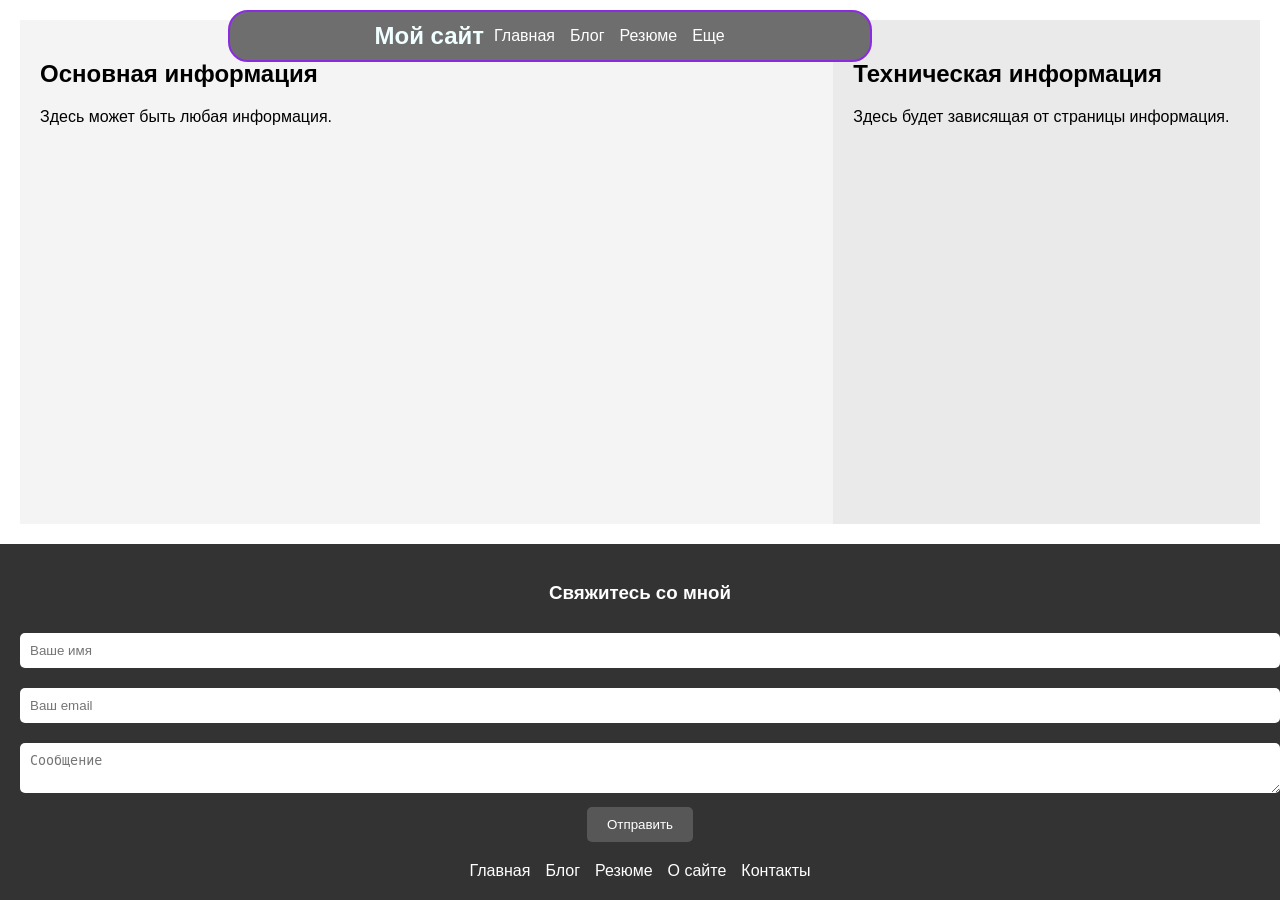
<file: index.html>
<!DOCTYPE html>
<html lang="ru">
<head>
    <meta charset="UTF-8">
    <meta name="viewport" content="width=device-width, initial-scale=1.0">
    <title>Мой сайт</title>
    <link rel="stylesheet" href="index.css">
    <link rel="stylesheet" href="color.css">
</head>
<body>
    <!-- Header -->
    <header>
        <div class="logo">Мой сайт</div>
        <nav>
            <a href="/">Главная</a>
            <a href="/blog">Блог</a>
            <a href="/resume">Резюме</a>
            <div class="dropdown">
                <a href="#">Еще</a>
                <div class="dropdown-content">
                    <a href="/about">О сайте</a>
                    <a href="/contacts">Контакты</a>
                </div>
            </div>
        </nav>
    </header>

    <!-- Main content -->
    <main>
        <section class="left-section">
            <h1>Основная информация</h1>
            <p>Здесь может быть любая информация.</p>
        </section>
        <section class="right-section">
            <h2>Техническая информация</h2>
            <p>Здесь будет зависящая от страницы информация.</p>
        </section>
    </main>

    <!-- Footer -->
    <footer>
        <div class="contact-form">
            <h3>Свяжитесь со мной</h3>
            <input type="text" placeholder="Ваше имя">
            <input type="email" placeholder="Ваш email">
            <textarea placeholder="Сообщение"></textarea>
            <button>Отправить</button>
        </div>
        <div class="pages-list">
            <a href="/">Главная</a>
            <a href="/blog">Блог</a>
            <a href="/resume">Резюме</a>
            <a href="/about">О сайте</a>
            <a href="/contacts">Контакты</a>
        </div>
    </footer>
</body>
</html>
</file>
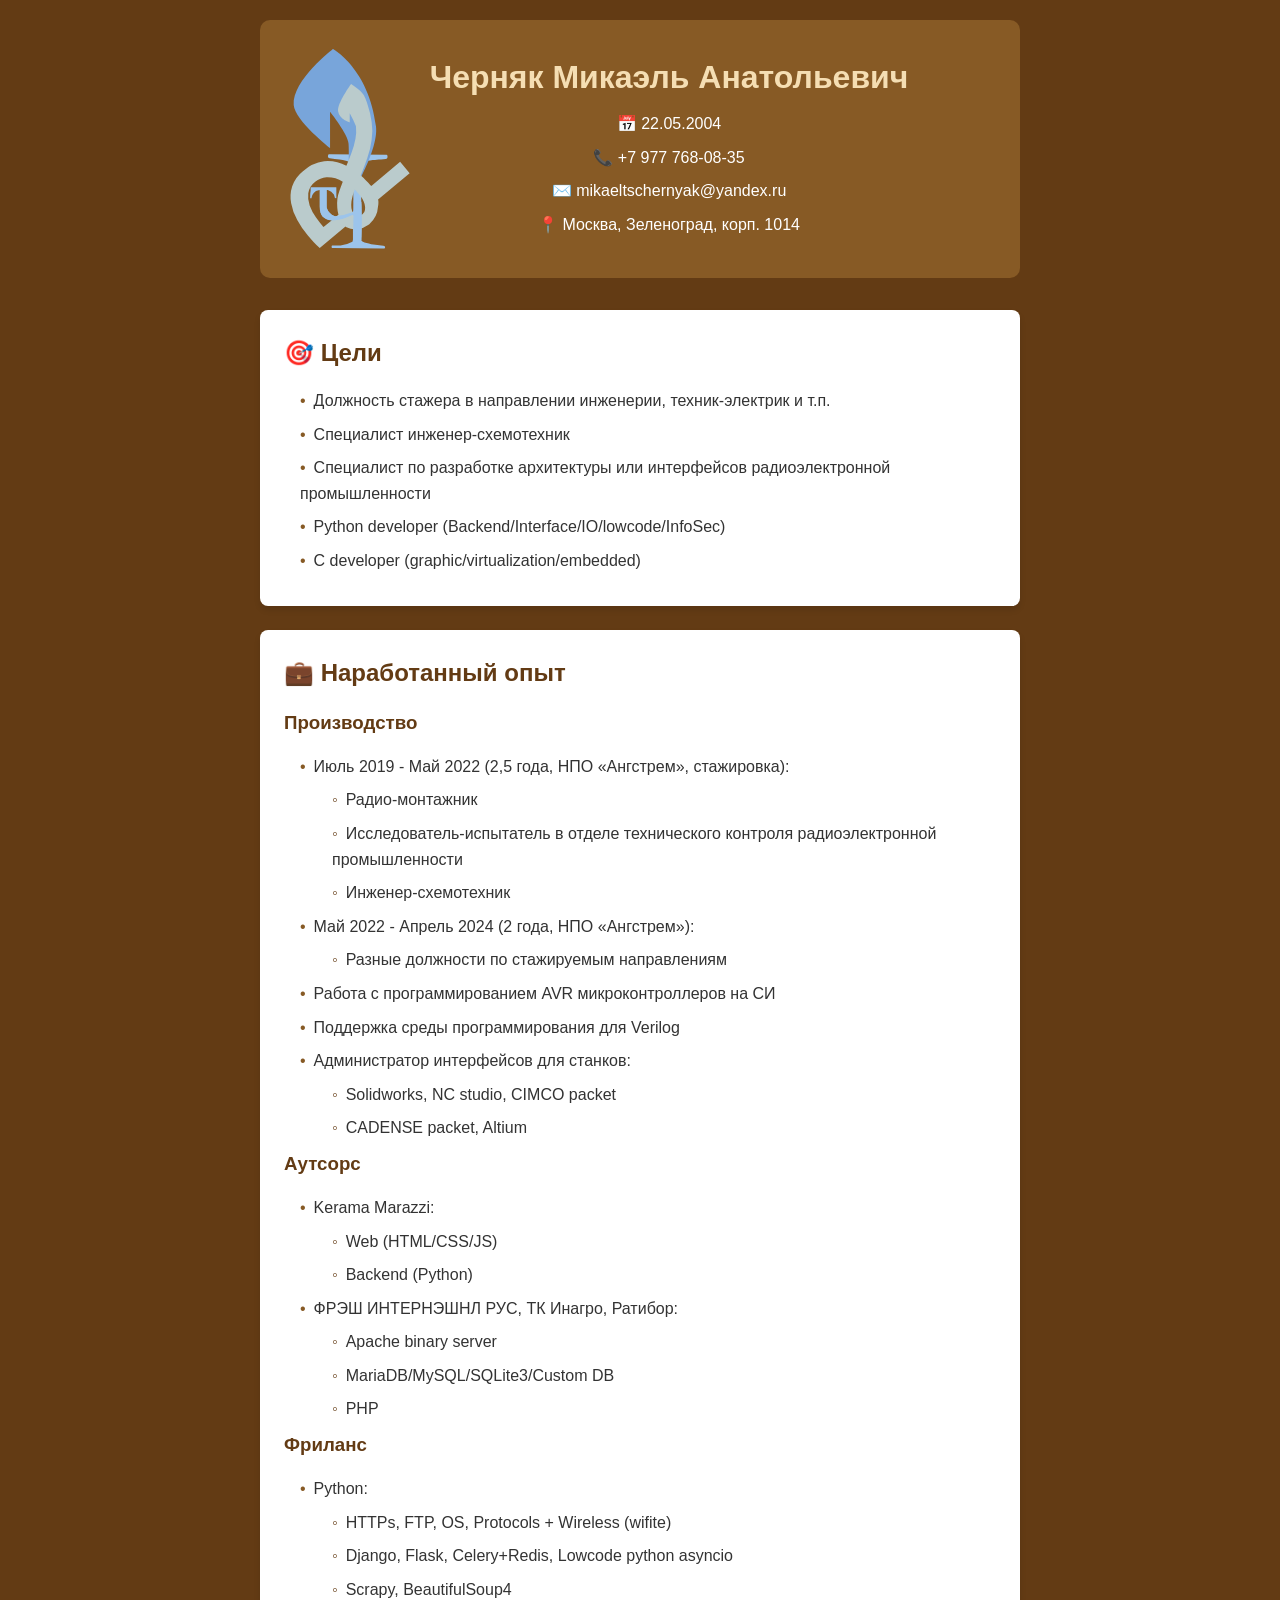
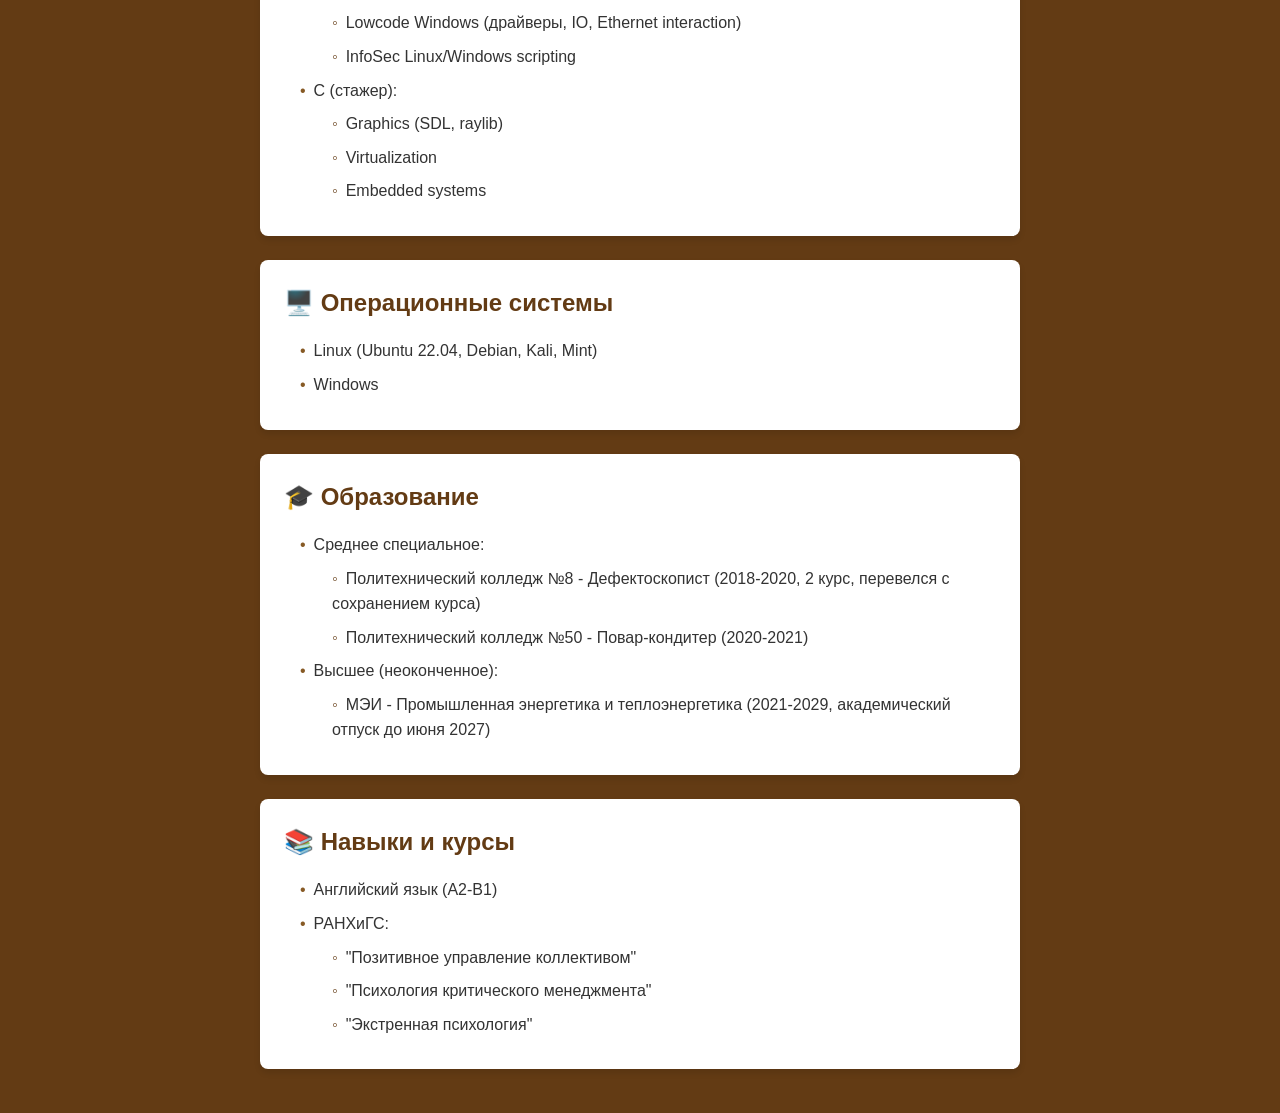
<file: resume/resume.html>
<!DOCTYPE html>
<html lang="ru">
<head>
    <meta charset="UTF-8">
    <meta name="viewport" content="width=device-width, initial-scale=1.0">
    <title>Черняк Микаэль - Резюме</title>
    <link rel="icon"  href="logo.svg" type="image/svg">
    <link rel="stylesheet" href="style.css">
</head>
<body>
    <div class="container">
        <header class="fade-in">
            <img src="logo.svg" alt="" class="logo">
            <div class="header-content">
                <h1>Черняк Микаэль Анатольевич</h1>
                <div class="contacts">
                    <p>📅 22.05.2004</p>
                    <p>📞 +7 977 768-08-35</p>
                    <p>✉️ mikaeltschernyak@yandex.ru</p>
                    <p>📍 Москва, Зеленоград, корп. 1014</p>
                </div>
            </div>
        </header>

        <section class="card slide-in">
            <h2>🎯 Цели</h2>
            <ul class="nested-list">
                <li>Должность стажера в направлении инженерии, техник-электрик и т.п.</li>
                <li>Специалист инженер-схемотехник</li>
                <li>Специалист по разработке архитектуры или интерфейсов радиоэлектронной промышленности</li>
                <li>Python developer (Backend/Interface/IO/lowcode/InfoSec)</li>
                <li>C developer (graphic/virtualization/embedded)</li>
            </ul>
        </section>

        <section class="card slide-in">
            <h2>💼 Наработанный опыт</h2>
            <div class="experience">
                <h3>Производство</h3>
                <ul class="nested-list">
                    <li>Июль 2019 - Май 2022 (2,5 года, НПО «Ангстрем», стажировка):
                        <ul>
                            <li>Радио-монтажник</li>
                            <li>Исследователь-испытатель в отделе технического контроля радиоэлектронной промышленности</li>
                            <li>Инженер-схемотехник</li>
                        </ul>
                    </li>
                    <li>Май 2022 - Апрель 2024 (2 года, НПО «Ангстрем»):
                        <ul>
                            <li>Разные должности по стажируемым направлениям</li>
                        </ul>
                    </li>
                    <li>Работа с программированием AVR микроконтроллеров на СИ</li>
                    <li>Поддержка среды программирования для Verilog</li>
                    <li>Администратор интерфейсов для станков:
                        <ul>
                            <li>Solidworks, NC studio, CIMCO packet</li>
                            <li>CADENSE packet, Altium</li>
                        </ul>
                    </li>
                </ul>

                <h3>Аутсорс</h3>
                <ul class="nested-list">
                    <li>Kerama Marazzi:
                        <ul>
                            <li>Web (HTML/CSS/JS)</li>
                            <li>Backend (Python)</li>
                        </ul>
                    </li>
                    <li>ФРЭШ ИНТЕРНЭШНЛ РУС, ТК Инагро, Ратибор:
                        <ul>
                            <li>Apache binary server</li>
                            <li>MariaDB/MySQL/SQLite3/Custom DB</li>
                            <li>PHP</li>
                        </ul>
                    </li>
                </ul>

                <h3>Фриланс</h3>
                <ul class="nested-list">
                    <li>Python:
                        <ul>
                            <li>HTTPs, FTP, OS, Protocols + Wireless (wifite)</li>
                            <li>Django, Flask, Celery+Redis, Lowcode python asyncio</li>
                            <li>Scrapy, BeautifulSoup4</li>
                            <li>Lowcode Windows (драйверы, IO, Ethernet interaction)</li>
                            <li>InfoSec Linux/Windows scripting</li>
                        </ul>
                    </li>
                    <li>C (стажер):
                        <ul>
                            <li>Graphics (SDL, raylib)</li>
                            <li>Virtualization</li>
                            <li>Embedded systems</li>
                        </ul>
                    </li>
                </ul>
            </div>
        </section>

        <section class="card slide-in">
            <h2>🖥️ Операционные системы</h2>
            <ul class="nested-list">
                <li>Linux (Ubuntu 22.04, Debian, Kali, Mint)</li>
                <li>Windows</li>
            </ul>
        </section>

        <section class="card slide-in">
            <h2>🎓 Образование</h2>
            <ul class="nested-list">
                <li>Среднее специальное:
                    <ul>
                        <li>Политехнический колледж №8 - Дефектоскопист (2018-2020, 2 курс, перевелся с сохранением курса)</li>
                        <li>Политехнический колледж №50 - Повар-кондитер (2020-2021)</li>
                    </ul>
                </li>
                <li>Высшее (неоконченное):
                    <ul>
                        <li>МЭИ - Промышленная энергетика и теплоэнергетика (2021-2029, академический отпуск до июня 2027)</li>
                    </ul>
                </li>
            </ul>
        </section>

        <section class="card slide-in">
            <h2>📚 Навыки и курсы</h2>
            <ul class="nested-list">
                <li>Английский язык (A2-B1)</li>
                <li>РАНХиГС:
                    <ul>
                        <li>"Позитивное управление коллективом"</li>
                        <li>"Психология критического менеджмента"</li>
                        <li>"Экстренная психология"</li>
                    </ul>
                </li>
            </ul>
        </section>
    </div>

    <script src="script.js"></script>
</body>
</html>
</file>
<file: index.css>
/* Общие стили */
body {
    margin: 0;
    font-family: Arial, sans-serif;
    display: flex;
    flex-direction: column;
    min-height: 100vh;
}

/* Header */
header {
    display: flex;
    justify-content: center;
    align-items: center;
    position: absolute;
    left: 17%;
    width: 600px;
    padding: 10px 20px;
    border: 2px solid blueviolet;
    border-radius: 20px;
    margin: 10px;
}

header .logo {
    font-size: 1.5em;
    font-weight: bold;
    padding-right: 10px;
}

header nav {
    display: flex;
    gap: 15px;
}

header nav a {
    color: white;
    text-decoration: none;
    font-size: 1em;
}

header nav a:hover {
    text-decoration: underline;
}

/* Dropdown menu */
.dropdown {
    position: relative;
}

.dropdown-content {
    display: none;
    position: absolute;
    background-color: #333;
    min-width: 160px;
    box-shadow: 0px 8px 16px rgba(0, 0, 0, 0.2);
    z-index: 1;
}

.dropdown-content a {
    color: white;
    padding: 12px 16px;
    text-decoration: none;
    display: block;
}

.dropdown-content a:hover {
    background-color: #575757;
}

.dropdown:hover .dropdown-content {
    display: block;
}

/* Main content */
main {
    display: flex;
    flex: 1;
    margin: 20px;
}

.left-section {
    flex: 2;
    padding: 20px;
    background-color: #f4f4f4;
}

.right-section {
    flex: 1;
    padding: 20px;
    background-color: #eaeaea;
}

/* Footer */
footer {
    background-color: #333;
    color: white;
    padding: 20px;
    text-align: center;
}

footer .contact-form {
    margin-bottom: 20px;
}

footer .contact-form input,
footer .contact-form textarea {
    width: 100%;
    padding: 10px;
    margin: 10px 0;
    border: none;
    border-radius: 5px;
}

footer .contact-form button {
    padding: 10px 20px;
    background-color: #575757;
    color: white;
    border: none;
    border-radius: 5px;
    cursor: pointer;
}

footer .contact-form button:hover {
    background-color: #777;
}

footer .pages-list {
    display: flex;
    justify-content: center;
    gap: 15px;
}

footer .pages-list a {
    color: white;
    text-decoration: none;
}

footer .pages-list a:hover {
    text-decoration: underline;
}
</file>
<file: color.css>
/* Header */
header {
    background-color: #6e6e6e;
    color:azure;
}

header:hover {
    background-color: #bcfd4c;
    color: black;
}
</file>
<file: resume/style.css>
/* Общие настройки */
* {
    margin: 0;
    padding: 0;
    box-sizing: border-box;
    font-family: 'Segoe UI', sans-serif;
}

body {
    background: #633B14; /* Основной фон */
    line-height: 1.6; /* Интервал между строками */
    color: #333; /* Основной цвет текста */
}

.container {
    max-width: 800px; /* Максимальная ширина контейнера */
    margin: 0 auto; /* Центрирование контейнера */
    padding: 20px; /* Отступы внутри контейнера */
}

/* Заголовок (Header) */
header {
    position: relative;
    display: flex;
    align-items: center;
    gap: 20px;
    text-align: center;
    padding: 2rem;
    padding-left: 70px; /* Пространство для логотипа */
    background: #875A25; /* Фон заголовка */
    border-radius: 10px;
    margin-bottom: 2rem;
    color: white;
}

header .logo {
    position: absolute;
    left: -10px;
    top: 50%;
    transform: translateY(-50%);
    height: 200px;
    width: 200px;
    filter: blur(0.25px); /* Эффект размытия */
}

.header-content {
    flex: 1;
    position: relative;
    left: 10px; /* Смещение контента */
}

/* Карточки (Cards) */
.card {
    background: white; /* Фон карточек */
    padding: 1.5rem;
    margin-bottom: 1.5rem;
    border-radius: 8px;
    box-shadow: 0 4px 6px rgba(0, 0, 0, 0.1); /* Тень для объема */
    opacity: 0; /* Начальное состояние для анимации */
    transform: translateY(20px);
    transition: all 0.6s ease-in-out; /* Плавный переход */
    transition-delay: 0.2s; /* Задержка анимации */
}

.card.visible {
    opacity: 1; /* Конечное состояние для анимации */
    transform: translateY(0);
}

/* Заголовки */
h1 {
    color: wheat; /* Цвет главного заголовка */
}

h2,
h3 {
    color: #633B14; /* Цвет второстепенных заголовков */
    margin-bottom: 1rem;
}

/* Контакты */
.contacts p {
    margin: 0.5rem 0; /* Отступы между контактами */
}

/* Списки */
ul {
    list-style: none; /* Убираем стандартные маркеры */
    padding-left: 1rem; /* Отступ слева */
}

li {
    margin: 0.5rem 0; /* Отступы между элементами списка */
    position: relative;
}

li::before {
    content: "•"; /* Маркер для основных пунктов */
    color: #875A25;
    margin-right: 0.5rem;
}

.nested-list ul {
    padding-left: 2rem; /* Отступ для вложенных списков */
    margin: 0.5rem 0;
}

.nested-list li li::before {
    content: "◦"; /* Маркер для вложенных пунктов */
    color: #633B14;
}

/* Анимации */
@keyframes fadeIn {
    from {
        opacity: 0; /* Начальная прозрачность */
    }
    to {
        opacity: 1; /* Конечная прозрачность */
    }
}

.fade-in {
    animation: fadeIn 1s ease-in; /* Плавное появление */
}

@keyframes slideIn {
    from {
        opacity: 0;
        transform: translateX(-50px); /* Начальное положение */
    }
    to {
        opacity: 1;
        transform: translateX(0); /* Конечное положение */
    }
}

.slide-in {
    animation: slideIn 0.6s ease-out forwards; /* Плавное появление слева */
}

/* Адаптивность */
@media (max-width: 600px) {
    .container {
        padding: 10px; /* Уменьшаем отступы на маленьких экранах */
    }

    header {
        padding-left: 60px; /* Уменьшаем пространство для логотипа */
        gap: 10px;
    }

    .logo {
        height: 60px;
        width: 60px;
        left: -5px;
    }

    .header-content {
        left: 5px;
    }
}
</file>
